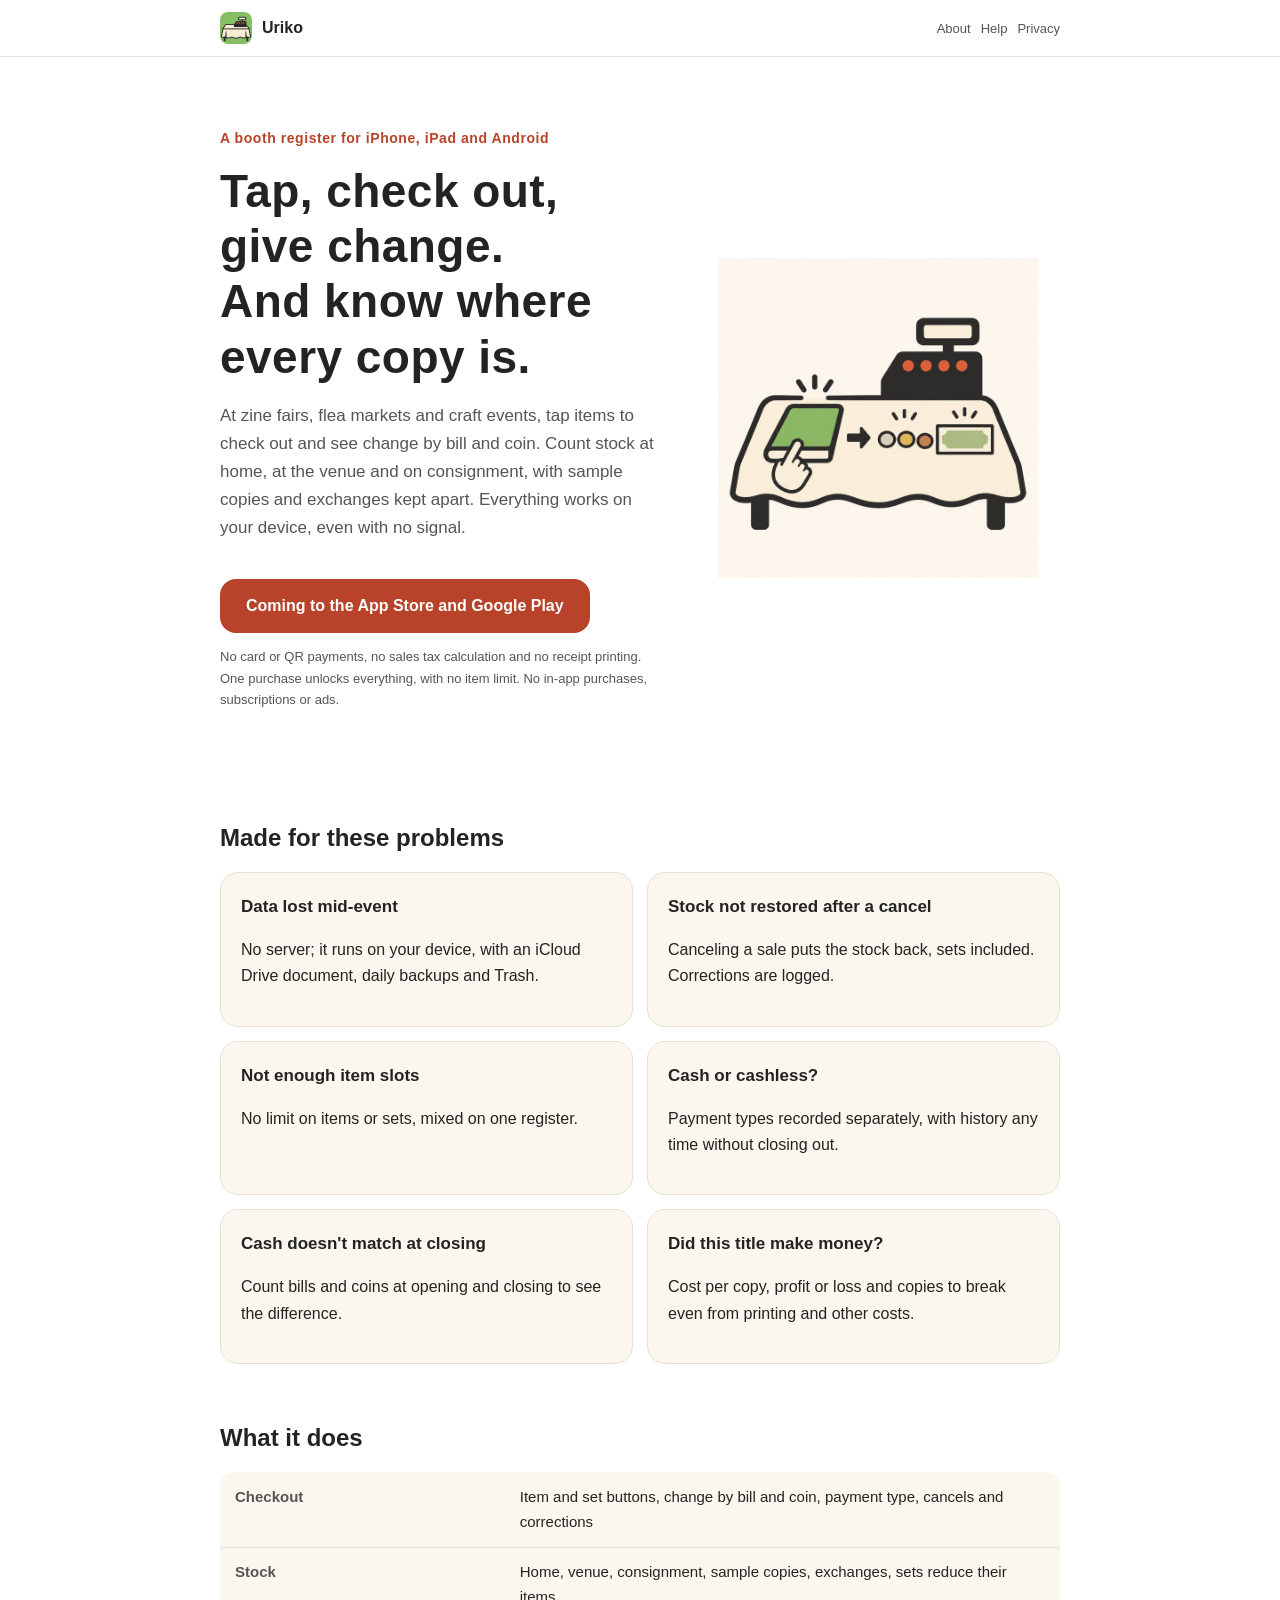
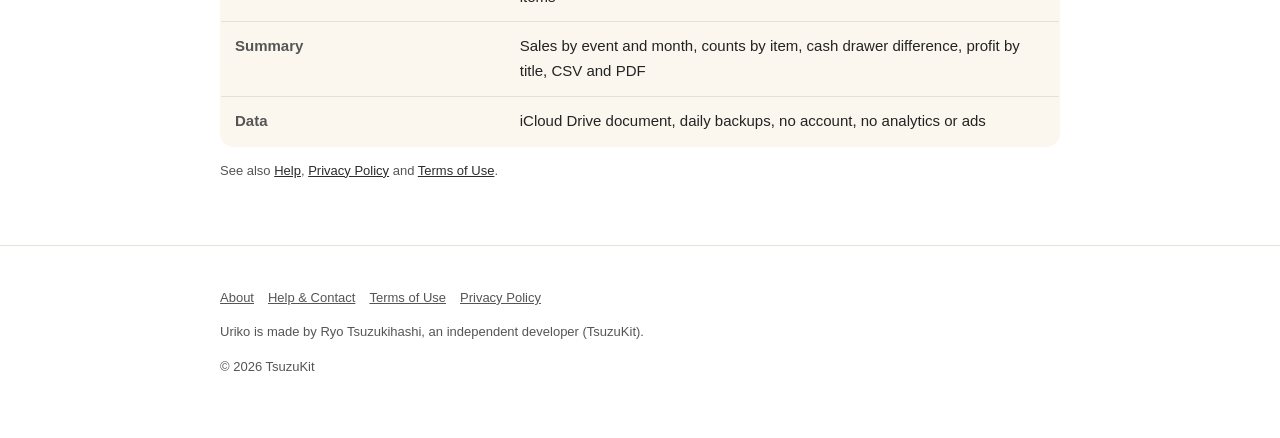
<file: index.html>
<!DOCTYPE html>
<html lang="ja" data-title-ja="うりこ｜即売会のレジと在庫・頒布の収支" data-title-en="Uriko | Booth register &amp; stock">
<head>
<meta charset="UTF-8">
<meta name="viewport" content="width=device-width, initial-scale=1">
<script>(function(){var l=navigator.languages&&navigator.languages.length?navigator.languages:[navigator.language||"ja"],p="en";for(var i=0;i<l.length;i++){var c=String(l[i]).toLowerCase();if(c.indexOf("ja")===0){p="ja";break}if(c.indexOf("en")===0){p="en";break}}var d=document.documentElement;d.lang=p;var t=d.getAttribute("data-title-"+p);if(t){document.title=t}})();</script>
<title>うりこ｜即売会のレジと在庫・頒布の収支</title>
<meta name="description" content="同人誌の即売会・フリマ・ハンドメイドのイベントのスペースで使うレジ。お釣りの金種と、自宅・会場・委託先の在庫まで。電波が無くても動く。買い切り・広告なし。 / A booth register for zine fairs, flea markets and craft events. Change by bill and coin, and stock at home, at the venue and on consignment. Works with no signal. One purchase, no ads.">
<meta property="og:title" content="うりこ｜即売会のレジと在庫・頒布の収支">
<meta property="og:description" content="同人誌の即売会・フリマ・ハンドメイドのイベントのスペースで使うレジ。お釣りの金種と、自宅・会場・委託先の在庫まで。電波が無くても動く。買い切り・広告なし。">
<meta property="og:type" content="website">
<meta property="og:url" content="https://uriko.tsuzukit.com/">
<meta property="og:image" content="https://uriko.tsuzukit.com/assets/og.jpg">
<link rel="icon" href="assets/icon.png">
<link rel="apple-touch-icon" href="assets/icon.png">
<link rel="stylesheet" href="style.css">
</head>
<body>
<div data-l="ja" lang="ja">
<header class="site"><div class="wrap">
<a class="brand" href="./"><img src="assets/icon.png" alt="" width="32" height="32">うりこ</a>
<nav class="site"><a href="./">紹介</a><a href="support.html">使い方</a><a href="privacy.html">プライバシー</a></nav>
</div></header>
<main class="wrap">
<section class="hero">
<div>
<p class="eyebrow">iPhone・iPad・Android のスペースのレジ</p>
<h1>押して、お釣りまで。<br>在庫がどこに何部あるかも。</h1>
<p class="lead">同人誌の即売会・フリマ・ハンドメイドのイベントで、頒布物を押して会計し、お釣りの金種を出します。在庫は自宅・会場・委託先のどこに何部あるかを数え、見本誌と交換も分けます。電波の無い会場でも、端末の中で全部動きます。</p>
<a class="cta" href="#store" id="store">App Store・Google Play で配信予定</a>
<p class="note">クレジットや QR の決済、消費税の計算、領収書・レシートの印刷はしません。買い切りで全部の機能が使え、品数の制限もありません。アプリ内課金・サブスクリプション・広告はありません。</p>
</div>
<img src="assets/hero.jpg" alt="スペースの机の上でレジを使うイラスト" width="360">
</section>

<h2>こんな困りごとのために</h2>
<div class="grid two">
<div class="card"><h3>イベントの途中でデータが消えた</h3><p>サーバーを使わず、端末の中で動きます。iCloud Drive の書類と毎日の控え・ゴミ箱も。</p></div>
<div class="card"><h3>取り消しても在庫が戻らない</h3><p>会計を取り消すと、在庫が元に戻ります（セットも中の品に）。直した記録も残ります。</p></div>
<div class="card"><h3>商品の枠が足りない</h3><p>頒布物とセットの数に制限はありません。同じレジに混ぜて並べられます。</p></div>
<div class="card"><h3>現金かキャッシュレスか</h3><p>支払いの種類を分けて記録。締めなくても、いつでも履歴を見られます。</p></div>
<div class="card"><h3>閉店のとき現金が合わない</h3><p>開店と閉店の金種を数えて、あるはずの現金との差を出します。</p></div>
<div class="card"><h3>この本は黒字だった？</h3><p>印刷費と経費から、1冊あたりの原価・黒字か赤字か・何冊で取り戻せるか。</p></div>
</div>

<h2>できること</h2>
<table>
<tr><th>会計</th><td>頒布物とセットのボタン・お釣りと金種・支払いの種類・取り消しと直し</td></tr>
<tr><th>在庫</th><td>自宅・会場・委託先・見本誌・交換・セットで中の品が減る</td></tr>
<tr><th>集計</th><td>イベントごと・月ごとの売上・頒布物ごとの数・釣り銭の箱の差・作品の収支・CSV と PDF</td></tr>
<tr><th>データ</th><td>iCloud Drive の書類・毎日の控え・アカウントなし・解析と広告なし</td></tr>
</table>
<p class="note"><a href="support.html">使い方</a>・<a href="privacy.html">プライバシーポリシー</a>・<a href="terms.html">利用規約</a>もご覧ください。</p>
</main>
<footer class="site"><div class="wrap">
<p><a href="./">紹介</a><a href="support.html">使い方とお問い合わせ</a><a href="terms.html">利用規約</a><a href="privacy.html">プライバシーポリシー</a></p>
<p>うりこは、個人開発者の續橋涼（TsuzuKit）が作っているアプリです。</p>
<p>© 2026 TsuzuKit</p>
</div></footer>
</div>
<div data-l="en" lang="en">
<header class="site"><div class="wrap">
<a class="brand" href="./"><img src="assets/icon.png" alt="" width="32" height="32">Uriko</a>
<nav class="site"><a href="./">About</a><a href="support.html">Help</a><a href="privacy.html">Privacy</a></nav>
</div></header>
<main class="wrap">
<section class="hero">
<div>
<p class="eyebrow">A booth register for iPhone, iPad and Android</p>
<h1>Tap, check out, give change.<br>And know where every copy is.</h1>
<p class="lead">At zine fairs, flea markets and craft events, tap items to check out and see change by bill and coin. Count stock at home, at the venue and on consignment, with sample copies and exchanges kept apart. Everything works on your device, even with no signal.</p>
<a class="cta" href="#store" id="store">Coming to the App Store and Google Play</a>
<p class="note">No card or QR payments, no sales tax calculation and no receipt printing. One purchase unlocks everything, with no item limit. No in-app purchases, subscriptions or ads.</p>
</div>
<img src="assets/hero.jpg" alt="Illustration of using the register on a booth table" width="360">
</section>

<h2>Made for these problems</h2>
<div class="grid two">
<div class="card"><h3>Data lost mid-event</h3><p>No server; it runs on your device, with an iCloud Drive document, daily backups and Trash.</p></div>
<div class="card"><h3>Stock not restored after a cancel</h3><p>Canceling a sale puts the stock back, sets included. Corrections are logged.</p></div>
<div class="card"><h3>Not enough item slots</h3><p>No limit on items or sets, mixed on one register.</p></div>
<div class="card"><h3>Cash or cashless?</h3><p>Payment types recorded separately, with history any time without closing out.</p></div>
<div class="card"><h3>Cash doesn't match at closing</h3><p>Count bills and coins at opening and closing to see the difference.</p></div>
<div class="card"><h3>Did this title make money?</h3><p>Cost per copy, profit or loss and copies to break even from printing and other costs.</p></div>
</div>

<h2>What it does</h2>
<table>
<tr><th>Checkout</th><td>Item and set buttons, change by bill and coin, payment type, cancels and corrections</td></tr>
<tr><th>Stock</th><td>Home, venue, consignment, sample copies, exchanges, sets reduce their items</td></tr>
<tr><th>Summary</th><td>Sales by event and month, counts by item, cash drawer difference, profit by title, CSV and PDF</td></tr>
<tr><th>Data</th><td>iCloud Drive document, daily backups, no account, no analytics or ads</td></tr>
</table>
<p class="note">See also <a href="support.html">Help</a>, <a href="privacy.html">Privacy Policy</a> and <a href="terms.html">Terms of Use</a>.</p>
</main>
<footer class="site"><div class="wrap">
<p><a href="./">About</a><a href="support.html">Help & Contact</a><a href="terms.html">Terms of Use</a><a href="privacy.html">Privacy Policy</a></p>
<p>Uriko is made by Ryo Tsuzukihashi, an independent developer (TsuzuKit).</p>
<p>© 2026 TsuzuKit</p>
</div></footer>
</div>
</body>
</html>
</file>
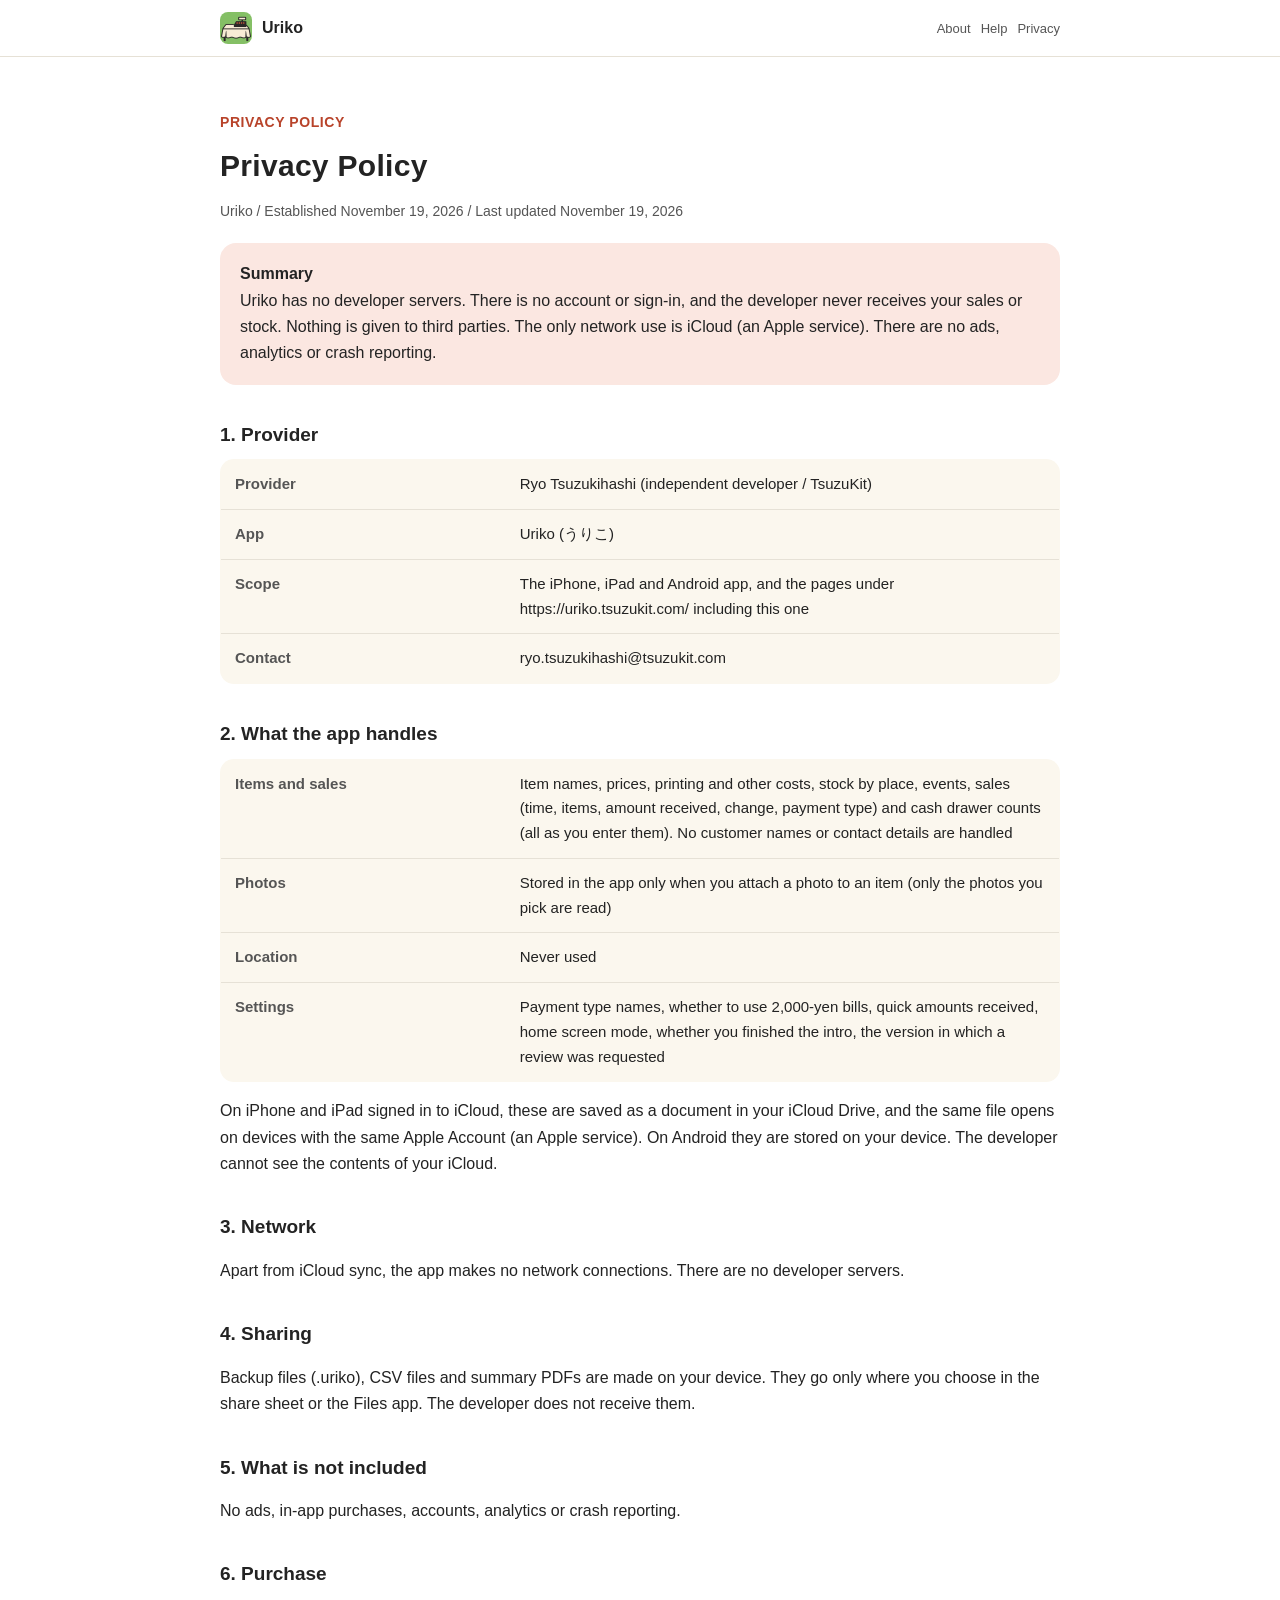
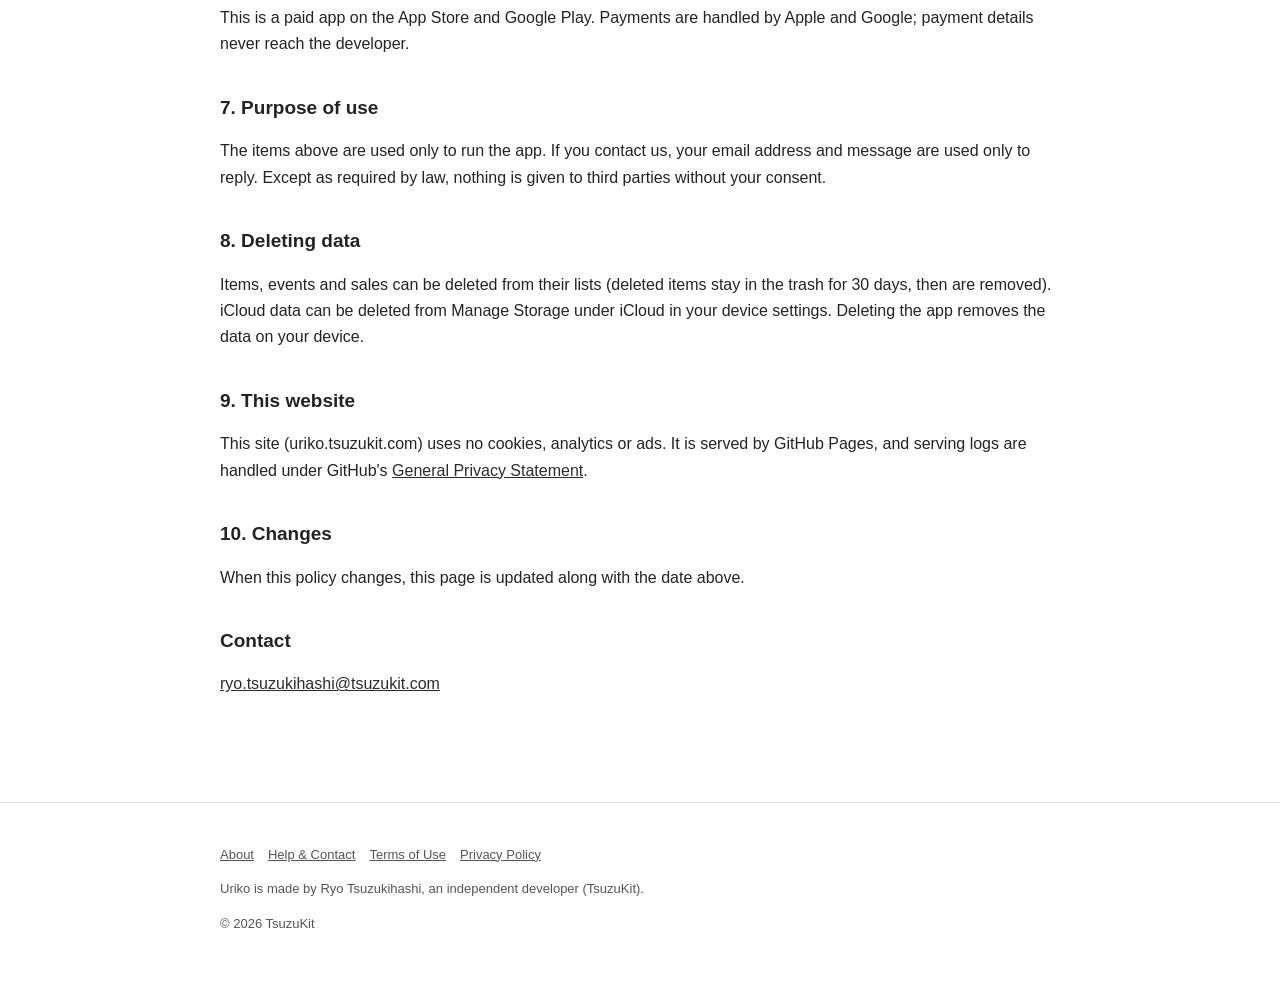
<file: privacy.html>
<!DOCTYPE html>
<html lang="ja" data-title-ja="プライバシーポリシー - うりこ" data-title-en="Privacy Policy - Uriko">
<head>
<meta charset="UTF-8">
<meta name="viewport" content="width=device-width, initial-scale=1">
<script>(function(){var l=navigator.languages&&navigator.languages.length?navigator.languages:[navigator.language||"ja"],p="en";for(var i=0;i<l.length;i++){var c=String(l[i]).toLowerCase();if(c.indexOf("ja")===0){p="ja";break}if(c.indexOf("en")===0){p="en";break}}var d=document.documentElement;d.lang=p;var t=d.getAttribute("data-title-"+p);if(t){document.title=t}})();</script>
<title>プライバシーポリシー - うりこ</title>
<meta name="description" content="うりこのプライバシーポリシー。開発者は個人情報を集めません。売上と在庫は端末の外に送りません。 / Privacy Policy for Uriko. The developer collects no personal information. Your sales and stock never leave your device.">
<meta property="og:title" content="プライバシーポリシー - うりこ">
<meta property="og:description" content="うりこのプライバシーポリシー。開発者は個人情報を集めません。売上と在庫は端末の外に送りません。">
<meta property="og:type" content="website">
<meta property="og:url" content="https://uriko.tsuzukit.com/privacy.html">
<meta property="og:image" content="https://uriko.tsuzukit.com/assets/og.jpg">
<link rel="icon" href="assets/icon.png">
<link rel="apple-touch-icon" href="assets/icon.png">
<link rel="stylesheet" href="style.css">
</head>
<body>
<div data-l="ja" lang="ja">
<header class="site"><div class="wrap">
<a class="brand" href="./"><img src="assets/icon.png" alt="" width="32" height="32">うりこ</a>
<nav class="site"><a href="./">紹介</a><a href="support.html">使い方</a><a href="privacy.html">プライバシー</a></nav>
</div></header>
<main class="wrap">
<article class="doc">
<p class="eyebrow">PRIVACY POLICY</p>
<h1>プライバシーポリシー</h1>
<p class="meta">うりこ／制定日 2026年11月19日／改定日 2026年11月19日</p>
<div class="summary"><strong>このポリシーの要旨</strong><br>うりこは、開発者のサーバーを持たないアプリです。アカウント登録やログインはなく、開発者があなたの売上や在庫を受け取ることはありません。第三者に渡すこともありません。通信は iCloud（Apple のサービス）だけです。広告、分析ツール、クラッシュを報告する仕組みは入れていません。</div>
<h2>1. 提供者</h2>
<table>
<tr><th>提供者</th><td>續橋涼（個人開発者 / TsuzuKit）</td></tr>
<tr><th>アプリ名</th><td>うりこ（英語名 Uriko）</td></tr>
<tr><th>対象</th><td>iPhone・iPad・Android 向けアプリと、このページを含む https://uriko.tsuzukit.com/ 配下のページ</td></tr>
<tr><th>連絡先</th><td>ryo.tsuzukihashi@tsuzukit.com</td></tr>
</table>
<h2>2. アプリが扱うもの</h2>
<table>
<tr><th>頒布物と会計</th><td>頒布物の名前・値段・印刷費と経費・在庫の数と場所・イベント・会計（時刻・品・預かり・お釣り・支払いの種類）・釣り銭の金種（どれもあなたが入れたもの）。お客さんの名前や連絡先は扱いません</td></tr>
<tr><th>写真</th><td>頒布物に写真を付けたときだけ、その写真をアプリの中に保存します（写真のライブラリは選んだ写真だけを読みます）</td></tr>
<tr><th>位置</th><td>使いません</td></tr>
<tr><th>アプリの設定</th><td>支払いの種類の名前・2000 円札を使うか・よく使う預かりの金額・ホームのモード・案内を終えたかどうか・レビューのお願いを出した版</td></tr>
</table>
<p>これらは、iCloud に入っている iPhone・iPad ではあなたの iCloud Drive の書類として保存し、同じ Apple アカウントの端末で同じものを開きます（Apple のサービス）。Android では端末の中に保存します。開発者は、あなたの iCloud の中身を見ることはできません。</p>
<h2>3. 通信</h2>
<p>iCloud との同期のほかに、通信はしません。開発者のサーバーはありません。</p>
<h2>4. 書き出し</h2>
<p>控えのファイル（.uriko）・CSV・集計の PDF は端末の中で作ります。送り先は、あなたが共有の画面やファイル App で選んだ場所です。開発者には届きません。</p>
<h2>5. 入れていないもの</h2>
<p>広告・アプリ内課金・アカウント登録・分析ツール・クラッシュの報告は入れていません。</p>
<h2>6. 購入</h2>
<p>本アプリは App Store と Google Play の有料アプリです。お支払いは Apple・Google が処理し、支払いの情報は開発者には届きません。</p>
<h2>7. 情報を使う目的</h2>
<p>上のものは、アプリを動かすためだけに使います。お問い合わせをいただいたときは、メールアドレスと内容をお返事のためだけに使います。法令にもとづく場合を除き、本人の同意なく第三者に渡すことはありません。</p>
<h2>8. 消したいとき</h2>
<p>頒布物・イベント・会計は、それぞれの一覧から消せます（消したものはゴミ箱に30日残り、そのあと消えます）。iCloud の記録は、端末の設定の iCloud の「ストレージを管理」から消せます。アプリを消すと、端末の中のデータは消えます。</p>
<h2>9. このウェブサイトについて</h2>
<p>このサイト（uriko.tsuzukit.com）は、Cookie も、アクセスを計測する仕組みも、広告も使っていません。サイトは GitHub Pages で配信しており、配信の記録は GitHub の <a href="https://docs.github.com/ja/site-policy/privacy-policies/github-general-privacy-statement">プライバシーについての声明</a> に沿って扱われます。</p>
<h2>10. 改定</h2>
<p>このポリシーを変えるときは、このページを書きかえ、上の改定日を新しくします。</p>
<h2>お問い合わせ</h2>
<p><a href="mailto:ryo.tsuzukihashi@tsuzukit.com">ryo.tsuzukihashi@tsuzukit.com</a></p>
</article>
</main>
<footer class="site"><div class="wrap">
<p><a href="./">紹介</a><a href="support.html">使い方とお問い合わせ</a><a href="terms.html">利用規約</a><a href="privacy.html">プライバシーポリシー</a></p>
<p>うりこは、個人開発者の續橋涼（TsuzuKit）が作っているアプリです。</p>
<p>© 2026 TsuzuKit</p>
</div></footer>
</div>
<div data-l="en" lang="en">
<header class="site"><div class="wrap">
<a class="brand" href="./"><img src="assets/icon.png" alt="" width="32" height="32">Uriko</a>
<nav class="site"><a href="./">About</a><a href="support.html">Help</a><a href="privacy.html">Privacy</a></nav>
</div></header>
<main class="wrap">
<article class="doc">
<p class="eyebrow">PRIVACY POLICY</p>
<h1>Privacy Policy</h1>
<p class="meta">Uriko / Established November 19, 2026 / Last updated November 19, 2026</p>
<div class="summary"><strong>Summary</strong><br>Uriko has no developer servers. There is no account or sign-in, and the developer never receives your sales or stock. Nothing is given to third parties. The only network use is iCloud (an Apple service). There are no ads, analytics or crash reporting.</div>
<h2>1. Provider</h2>
<table>
<tr><th>Provider</th><td>Ryo Tsuzukihashi (independent developer / TsuzuKit)</td></tr>
<tr><th>App</th><td>Uriko (うりこ)</td></tr>
<tr><th>Scope</th><td>The iPhone, iPad and Android app, and the pages under https://uriko.tsuzukit.com/ including this one</td></tr>
<tr><th>Contact</th><td>ryo.tsuzukihashi@tsuzukit.com</td></tr>
</table>
<h2>2. What the app handles</h2>
<table>
<tr><th>Items and sales</th><td>Item names, prices, printing and other costs, stock by place, events, sales (time, items, amount received, change, payment type) and cash drawer counts (all as you enter them). No customer names or contact details are handled</td></tr>
<tr><th>Photos</th><td>Stored in the app only when you attach a photo to an item (only the photos you pick are read)</td></tr>
<tr><th>Location</th><td>Never used</td></tr>
<tr><th>Settings</th><td>Payment type names, whether to use 2,000-yen bills, quick amounts received, home screen mode, whether you finished the intro, the version in which a review was requested</td></tr>
</table>
<p>On iPhone and iPad signed in to iCloud, these are saved as a document in your iCloud Drive, and the same file opens on devices with the same Apple Account (an Apple service). On Android they are stored on your device. The developer cannot see the contents of your iCloud.</p>
<h2>3. Network</h2>
<p>Apart from iCloud sync, the app makes no network connections. There are no developer servers.</p>
<h2>4. Sharing</h2>
<p>Backup files (.uriko), CSV files and summary PDFs are made on your device. They go only where you choose in the share sheet or the Files app. The developer does not receive them.</p>
<h2>5. What is not included</h2>
<p>No ads, in-app purchases, accounts, analytics or crash reporting.</p>
<h2>6. Purchase</h2>
<p>This is a paid app on the App Store and Google Play. Payments are handled by Apple and Google; payment details never reach the developer.</p>
<h2>7. Purpose of use</h2>
<p>The items above are used only to run the app. If you contact us, your email address and message are used only to reply. Except as required by law, nothing is given to third parties without your consent.</p>
<h2>8. Deleting data</h2>
<p>Items, events and sales can be deleted from their lists (deleted items stay in the trash for 30 days, then are removed). iCloud data can be deleted from Manage Storage under iCloud in your device settings. Deleting the app removes the data on your device.</p>
<h2>9. This website</h2>
<p>This site (uriko.tsuzukit.com) uses no cookies, analytics or ads. It is served by GitHub Pages, and serving logs are handled under GitHub's <a href="https://docs.github.com/en/site-policy/privacy-policies/github-general-privacy-statement">General Privacy Statement</a>.</p>
<h2>10. Changes</h2>
<p>When this policy changes, this page is updated along with the date above.</p>
<h2>Contact</h2>
<p><a href="mailto:ryo.tsuzukihashi@tsuzukit.com">ryo.tsuzukihashi@tsuzukit.com</a></p>
</article>
</main>
<footer class="site"><div class="wrap">
<p><a href="./">About</a><a href="support.html">Help & Contact</a><a href="terms.html">Terms of Use</a><a href="privacy.html">Privacy Policy</a></p>
<p>Uriko is made by Ryo Tsuzukihashi, an independent developer (TsuzuKit).</p>
<p>© 2026 TsuzuKit</p>
</div></footer>
</div>
</body>
</html>
</file>
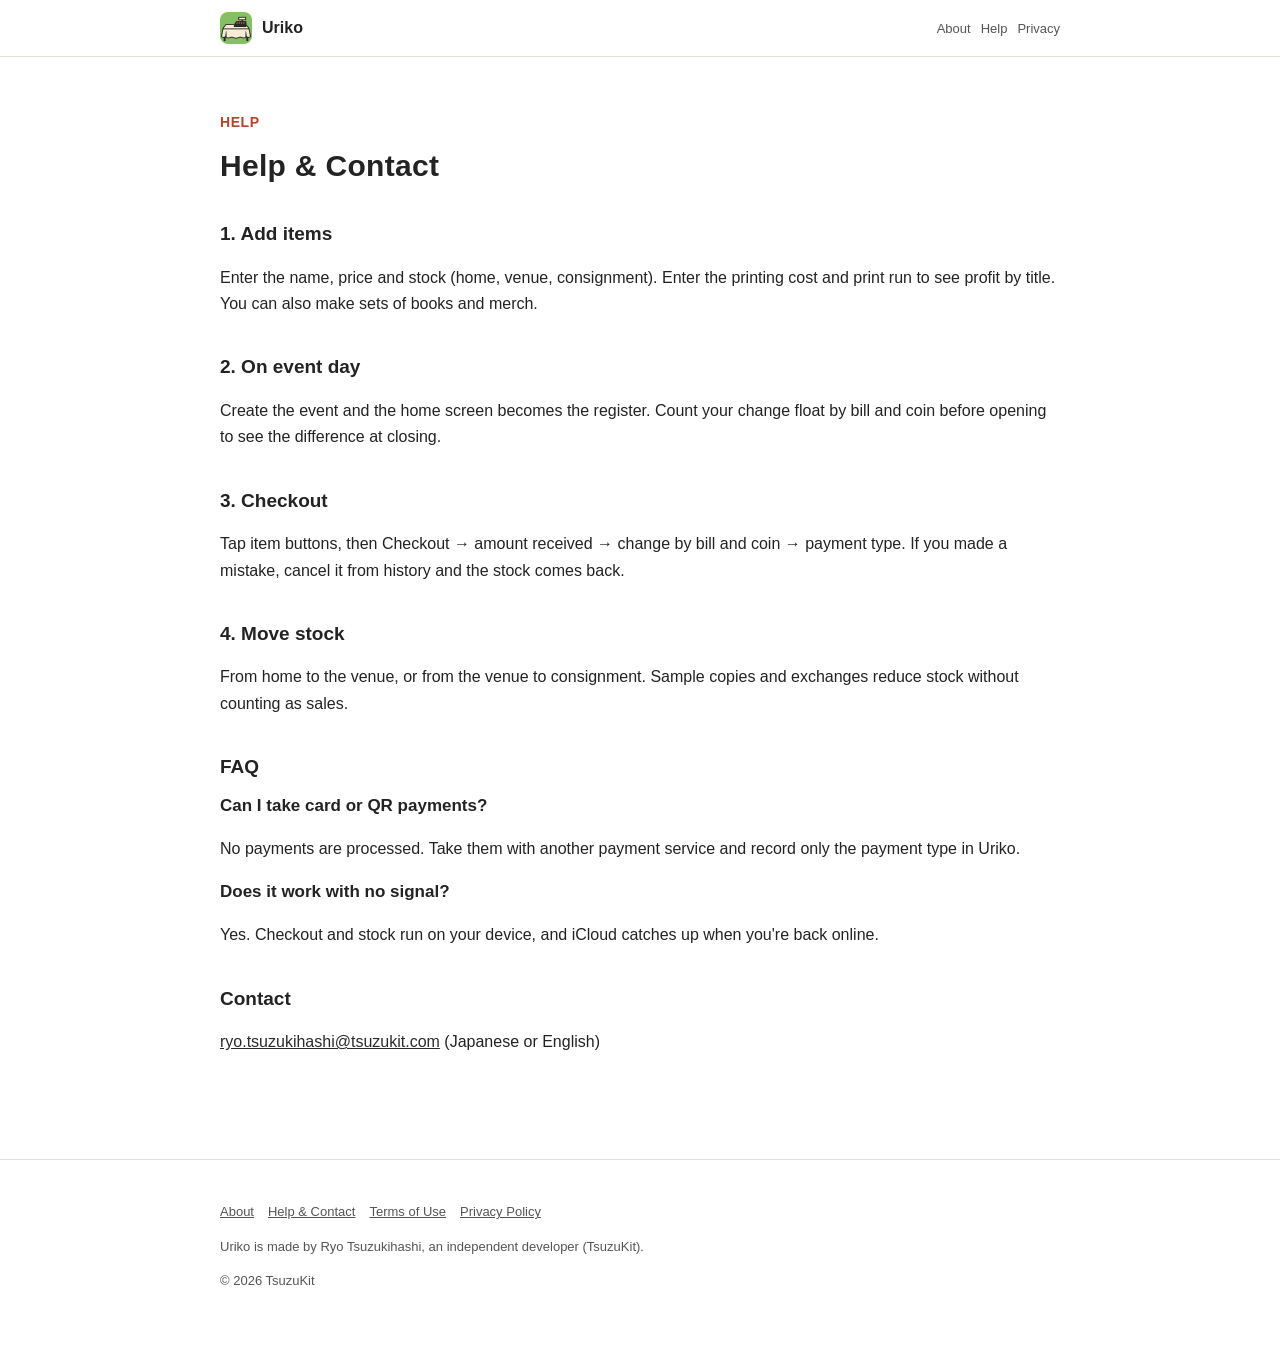
<file: support.html>
<!DOCTYPE html>
<html lang="ja" data-title-ja="使い方とお問い合わせ - うりこ" data-title-en="Help &amp; Contact - Uriko">
<head>
<meta charset="UTF-8">
<meta name="viewport" content="width=device-width, initial-scale=1">
<script>(function(){var l=navigator.languages&&navigator.languages.length?navigator.languages:[navigator.language||"ja"],p="en";for(var i=0;i<l.length;i++){var c=String(l[i]).toLowerCase();if(c.indexOf("ja")===0){p="ja";break}if(c.indexOf("en")===0){p="en";break}}var d=document.documentElement;d.lang=p;var t=d.getAttribute("data-title-"+p);if(t){document.title=t}})();</script>
<title>使い方とお問い合わせ - うりこ</title>
<meta name="description" content="うりこの使い方（頒布物とセット・会計・在庫・釣り銭の箱・作品の収支）とよくあるご質問、お問い合わせ。 / How to use Uriko (items and sets, checkout, stock, cash drawer, profit by title), FAQ and contact.">
<meta property="og:title" content="使い方とお問い合わせ - うりこ">
<meta property="og:description" content="うりこの使い方（頒布物とセット・会計・在庫・釣り銭の箱・作品の収支）とよくあるご質問、お問い合わせ。">
<meta property="og:type" content="website">
<meta property="og:url" content="https://uriko.tsuzukit.com/support.html">
<meta property="og:image" content="https://uriko.tsuzukit.com/assets/og.jpg">
<link rel="icon" href="assets/icon.png">
<link rel="apple-touch-icon" href="assets/icon.png">
<link rel="stylesheet" href="style.css">
</head>
<body>
<div data-l="ja" lang="ja">
<header class="site"><div class="wrap">
<a class="brand" href="./"><img src="assets/icon.png" alt="" width="32" height="32">うりこ</a>
<nav class="site"><a href="./">紹介</a><a href="support.html">使い方</a><a href="privacy.html">プライバシー</a></nav>
</div></header>
<main class="wrap">
<article class="doc">
<p class="eyebrow">HELP</p>
<h1>使い方とお問い合わせ</h1>
<h2>1. 頒布物を入れる</h2>
<p>名前・値段・在庫（自宅・会場・委託先）を入れます。印刷費と刷った数を入れると、作品の収支が出ます。本とグッズを組み合わせたセットも作れます。</p>
<h2>2. イベントの日</h2>
<p>イベントをつくると、その日のホームがレジになります。開店の前に釣り銭の金種を数えて入れておくと、閉店のときに差が出ます。</p>
<h2>3. 会計</h2>
<p>頒布物のボタンを押して、［会計］→ 預かりの金額 → お釣りと金種 → 支払いの種類。間違えたら履歴から取り消すと在庫も戻ります。</p>
<h2>4. 在庫を動かす</h2>
<p>自宅から会場へ、会場から委託先へ。見本誌と交換は、売上にせずに減らします。</p>
<h2>よくあるご質問</h2>
<h3>クレジットや QR で受けられますか</h3>
<p>決済はしません。ほかの決済のサービスで受けて、うりこには支払いの種類だけを記録してください。</p>
<h3>電波が無い会場で使えますか</h3>
<p>使えます。会計と在庫は端末の中で動き、iCloud にはつながったときにそろえます。</p>
<h2>お問い合わせ</h2>
<p><a href="mailto:ryo.tsuzukihashi@tsuzukit.com">ryo.tsuzukihashi@tsuzukit.com</a>（日本語・英語）</p>
</article>
</main>
<footer class="site"><div class="wrap">
<p><a href="./">紹介</a><a href="support.html">使い方とお問い合わせ</a><a href="terms.html">利用規約</a><a href="privacy.html">プライバシーポリシー</a></p>
<p>うりこは、個人開発者の續橋涼（TsuzuKit）が作っているアプリです。</p>
<p>© 2026 TsuzuKit</p>
</div></footer>
</div>
<div data-l="en" lang="en">
<header class="site"><div class="wrap">
<a class="brand" href="./"><img src="assets/icon.png" alt="" width="32" height="32">Uriko</a>
<nav class="site"><a href="./">About</a><a href="support.html">Help</a><a href="privacy.html">Privacy</a></nav>
</div></header>
<main class="wrap">
<article class="doc">
<p class="eyebrow">HELP</p>
<h1>Help &amp; Contact</h1>
<h2>1. Add items</h2>
<p>Enter the name, price and stock (home, venue, consignment). Enter the printing cost and print run to see profit by title. You can also make sets of books and merch.</p>
<h2>2. On event day</h2>
<p>Create the event and the home screen becomes the register. Count your change float by bill and coin before opening to see the difference at closing.</p>
<h2>3. Checkout</h2>
<p>Tap item buttons, then Checkout → amount received → change by bill and coin → payment type. If you made a mistake, cancel it from history and the stock comes back.</p>
<h2>4. Move stock</h2>
<p>From home to the venue, or from the venue to consignment. Sample copies and exchanges reduce stock without counting as sales.</p>
<h2>FAQ</h2>
<h3>Can I take card or QR payments?</h3>
<p>No payments are processed. Take them with another payment service and record only the payment type in Uriko.</p>
<h3>Does it work with no signal?</h3>
<p>Yes. Checkout and stock run on your device, and iCloud catches up when you're back online.</p>
<h2>Contact</h2>
<p><a href="mailto:ryo.tsuzukihashi@tsuzukit.com">ryo.tsuzukihashi@tsuzukit.com</a> (Japanese or English)</p>
</article>
</main>
<footer class="site"><div class="wrap">
<p><a href="./">About</a><a href="support.html">Help & Contact</a><a href="terms.html">Terms of Use</a><a href="privacy.html">Privacy Policy</a></p>
<p>Uriko is made by Ryo Tsuzukihashi, an independent developer (TsuzuKit).</p>
<p>© 2026 TsuzuKit</p>
</div></footer>
</div>
</body>
</html>
</file>
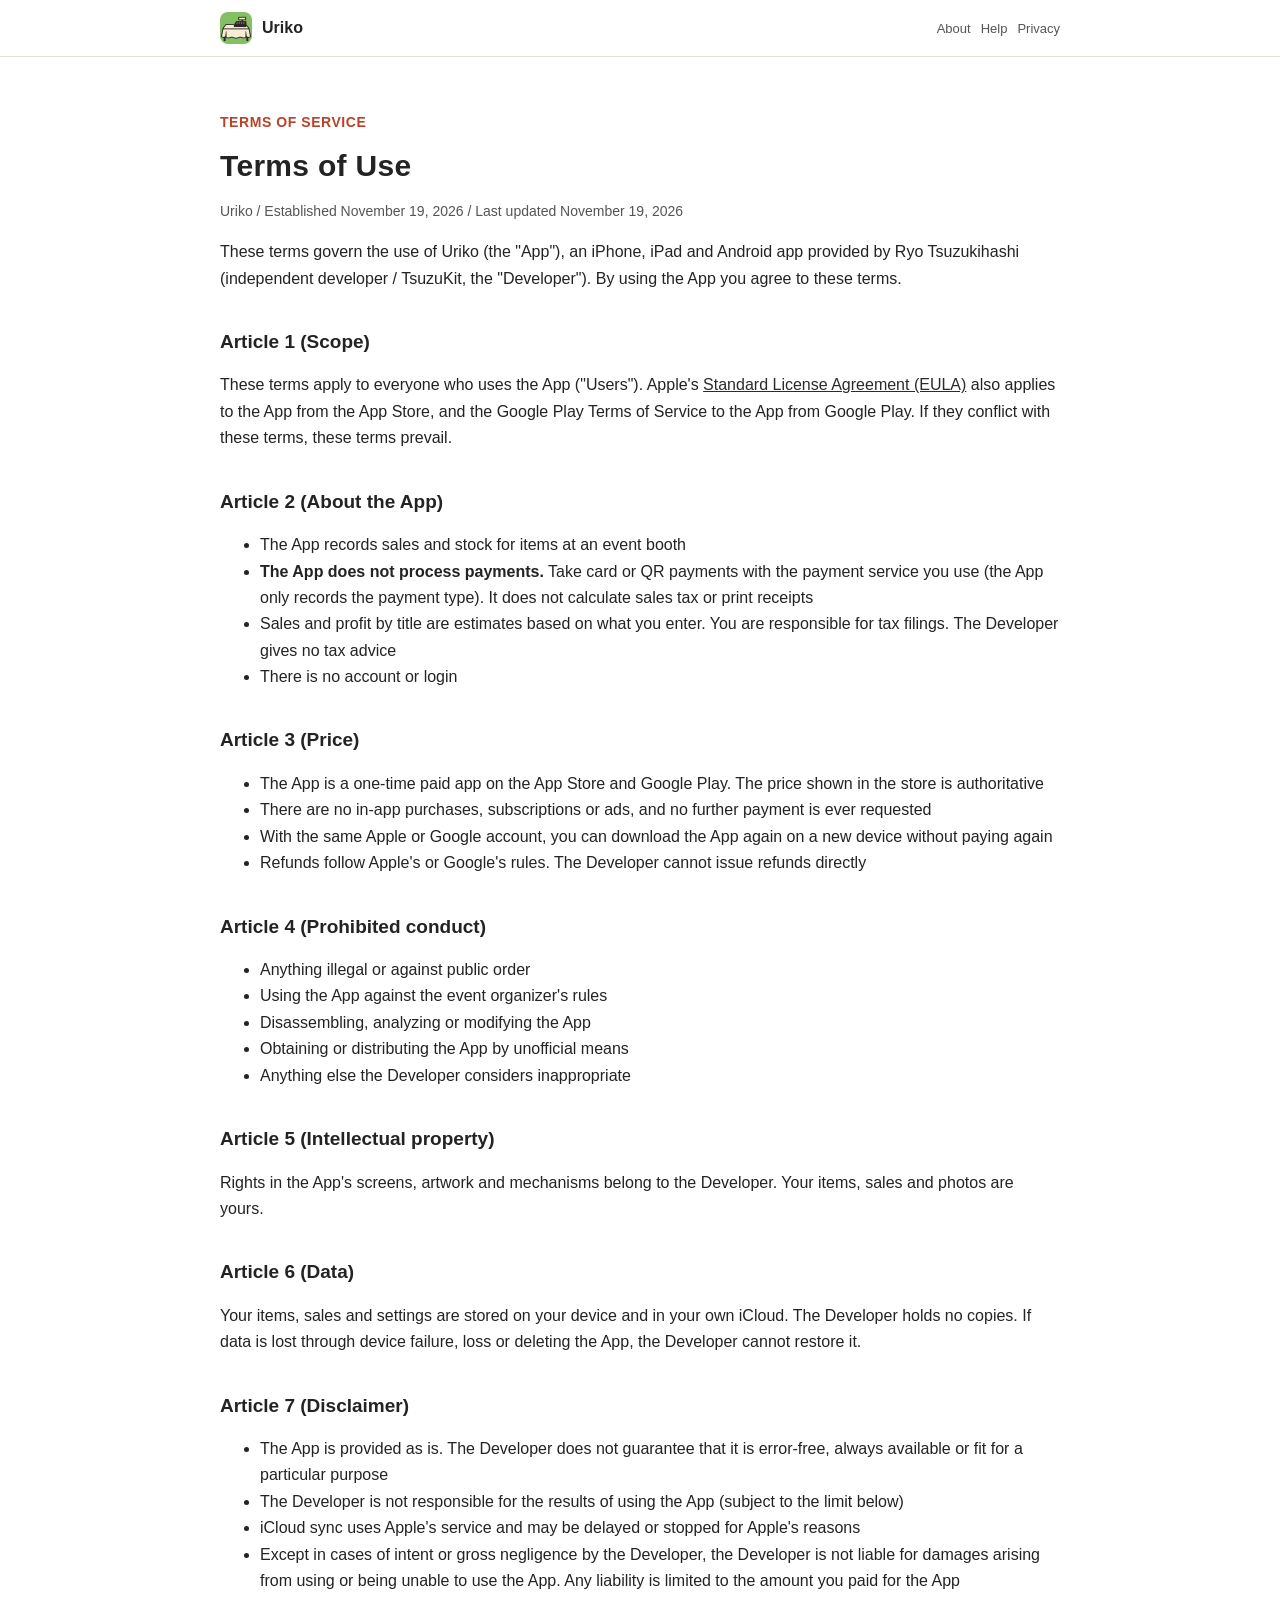
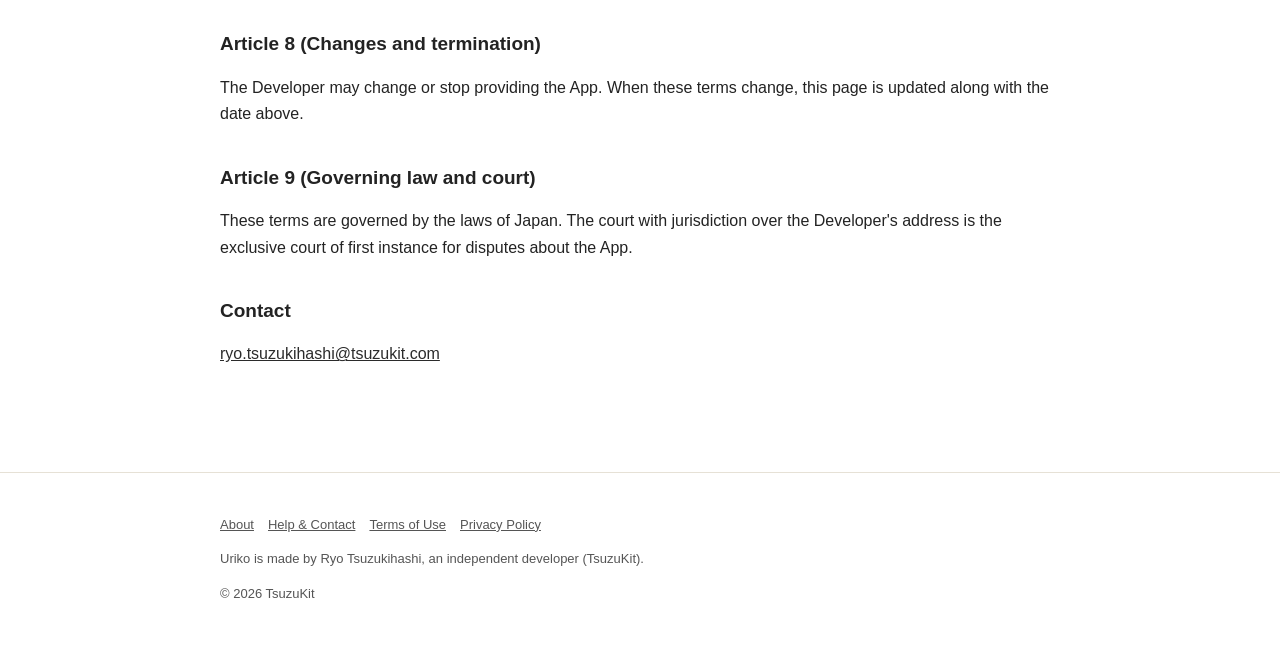
<file: terms.html>
<!DOCTYPE html>
<html lang="ja" data-title-ja="利用規約 - うりこ" data-title-en="Terms of Use - Uriko">
<head>
<meta charset="UTF-8">
<meta name="viewport" content="width=device-width, initial-scale=1">
<script>(function(){var l=navigator.languages&&navigator.languages.length?navigator.languages:[navigator.language||"ja"],p="en";for(var i=0;i<l.length;i++){var c=String(l[i]).toLowerCase();if(c.indexOf("ja")===0){p="ja";break}if(c.indexOf("en")===0){p="en";break}}var d=document.documentElement;d.lang=p;var t=d.getAttribute("data-title-"+p);if(t){document.title=t}})();</script>
<title>利用規約 - うりこ</title>
<meta name="description" content="うりこの利用規約。 / Terms of Use for Uriko.">
<meta property="og:title" content="利用規約 - うりこ">
<meta property="og:description" content="うりこの利用規約。">
<meta property="og:type" content="website">
<meta property="og:url" content="https://uriko.tsuzukit.com/terms.html">
<meta property="og:image" content="https://uriko.tsuzukit.com/assets/og.jpg">
<link rel="icon" href="assets/icon.png">
<link rel="apple-touch-icon" href="assets/icon.png">
<link rel="stylesheet" href="style.css">
</head>
<body>
<div data-l="ja" lang="ja">
<header class="site"><div class="wrap">
<a class="brand" href="./"><img src="assets/icon.png" alt="" width="32" height="32">うりこ</a>
<nav class="site"><a href="./">紹介</a><a href="support.html">使い方</a><a href="privacy.html">プライバシー</a></nav>
</div></header>
<main class="wrap">
<article class="doc">
<p class="eyebrow">TERMS OF SERVICE</p>
<h1>利用規約</h1>
<p class="meta">うりこ／制定日 2026年11月19日／改定日 2026年11月19日</p>
<p>この規約は、續橋涼（個人開発者 / TsuzuKit。以下「開発者」）が提供する iPhone・iPad・Android アプリ「うりこ」（以下「本アプリ」）を使うときの決まりです。本アプリを使った時点で、この規約に同意したものとします。</p>
<h2>第1条（適用）</h2>
<p>この規約は、本アプリを使うすべての方（以下「利用者」）に適用されます。App Store から入れた本アプリには、Apple が定める<a href="https://www.apple.com/legal/internet-services/itunes/dev/stdeula/">標準のライセンス契約（EULA）</a>も、Google Play から入れた本アプリには Google Play の利用規約も、あわせて適用されます。この規約とそれらが食い違うときは、この規約を優先します。</p>
<h2>第2条（本アプリについて）</h2>
<ul>
<li>本アプリは、イベントのスペースで頒布物の会計と在庫を記録するための道具です</li>
<li><strong>本アプリは決済をしません。</strong>クレジットや QR の支払いは、利用者が使っている決済のサービスで受けてください（本アプリは支払いの種類を記録するだけです）。消費税の計算と、領収書・レシートの印刷はしません</li>
<li>売上と作品の収支は、利用者が入れた値にもとづく目安です。税の申告は、利用者の責任で行ってください。開発者は税の助言をしません</li>
<li>アカウント登録やログインはありません</li>
</ul>
<h2>第3条（料金）</h2>
<ul>
<li>本アプリは、App Store・Google Play で購入する買い切りの有料アプリです。価格はストアに表示されるものが正です</li>
<li>アプリ内課金、サブスクリプション、広告はありません。購入したあとに追加の支払いを求めることはありません</li>
<li>同じ Apple アカウント・Google アカウントであれば、機種変更やアプリの入れ直しのときに、もう一度お支払いいただかずにダウンロードできます</li>
<li>返金は Apple・Google の規定に従います。開発者が直接返金することはできません</li>
</ul>
<h2>第4条（禁止事項）</h2>
<p>本アプリを使うとき、次のことをしてはいけません。</p>
<ul>
<li>法令や公序良俗に反すること</li>
<li>イベントの主催者の決まりに反して使うこと</li>
<li>本アプリを分解・解析・改変すること</li>
<li>本アプリを正規の方法以外で入手したり、配ったりすること</li>
<li>そのほか、開発者が不適切と判断すること</li>
</ul>
<h2>第5条（知的財産）</h2>
<p>本アプリの画面・絵・仕組みについての権利は、開発者にあります。利用者が入れた頒布物・売上・写真は、利用者のものです。</p>
<h2>第6条（データ）</h2>
<p>頒布物・会計・設定は、利用者の端末と、利用者の iCloud に保存されます。開発者はその記録を持っていません。端末の故障や紛失、アプリの削除などで消えても、開発者は元に戻すことができません。</p>
<h2>第7条（免責事項）</h2>
<ul>
<li>本アプリは、そのままの状態で提供します。開発者は、本アプリに誤りがないこと、いつでも使えること、特定の目的に合うことを保証しません</li>
<li>本アプリを使った結果について、開発者は責任を負いません（下の項の上限のとおり）</li>
<li>iCloud の同期は Apple のサービスを使うため、Apple の都合で遅れたり止まったりすることがあります</li>
<li>本アプリを使ったこと、または使えなかったことで利用者や周りの人に損害が生じても、開発者に故意または重大な過失がある場合を除き、開発者は責任を負いません。責任を負う場合も、利用者が本アプリに支払った金額を上限とします</li>
</ul>
<h2>第8条（変更と終了）</h2>
<p>開発者は、本アプリの内容を変えること、提供を終えることがあります。この規約を変えるときは、このページを書きかえ、上の改定日を新しくします。</p>
<h2>第9条（準拠法と裁判所）</h2>
<p>この規約は日本法に従います。本アプリについての争いは、開発者の住所地を管轄する裁判所を、第一審の専属的な合意管轄裁判所とします。</p>
<h2>お問い合わせ</h2>
<p><a href="mailto:ryo.tsuzukihashi@tsuzukit.com">ryo.tsuzukihashi@tsuzukit.com</a></p>
</article>
</main>
<footer class="site"><div class="wrap">
<p><a href="./">紹介</a><a href="support.html">使い方とお問い合わせ</a><a href="terms.html">利用規約</a><a href="privacy.html">プライバシーポリシー</a></p>
<p>うりこは、個人開発者の續橋涼（TsuzuKit）が作っているアプリです。</p>
<p>© 2026 TsuzuKit</p>
</div></footer>
</div>
<div data-l="en" lang="en">
<header class="site"><div class="wrap">
<a class="brand" href="./"><img src="assets/icon.png" alt="" width="32" height="32">Uriko</a>
<nav class="site"><a href="./">About</a><a href="support.html">Help</a><a href="privacy.html">Privacy</a></nav>
</div></header>
<main class="wrap">
<article class="doc">
<p class="eyebrow">TERMS OF SERVICE</p>
<h1>Terms of Use</h1>
<p class="meta">Uriko / Established November 19, 2026 / Last updated November 19, 2026</p>
<p>These terms govern the use of Uriko (the "App"), an iPhone, iPad and Android app provided by Ryo Tsuzukihashi (independent developer / TsuzuKit, the "Developer"). By using the App you agree to these terms.</p>
<h2>Article 1 (Scope)</h2>
<p>These terms apply to everyone who uses the App ("Users"). Apple's <a href="https://www.apple.com/legal/internet-services/itunes/dev/stdeula/">Standard License Agreement (EULA)</a> also applies to the App from the App Store, and the Google Play Terms of Service to the App from Google Play. If they conflict with these terms, these terms prevail.</p>
<h2>Article 2 (About the App)</h2>
<ul>
<li>The App records sales and stock for items at an event booth</li>
<li><strong>The App does not process payments.</strong> Take card or QR payments with the payment service you use (the App only records the payment type). It does not calculate sales tax or print receipts</li>
<li>Sales and profit by title are estimates based on what you enter. You are responsible for tax filings. The Developer gives no tax advice</li>
<li>There is no account or login</li>
</ul>
<h2>Article 3 (Price)</h2>
<ul>
<li>The App is a one-time paid app on the App Store and Google Play. The price shown in the store is authoritative</li>
<li>There are no in-app purchases, subscriptions or ads, and no further payment is ever requested</li>
<li>With the same Apple or Google account, you can download the App again on a new device without paying again</li>
<li>Refunds follow Apple's or Google's rules. The Developer cannot issue refunds directly</li>
</ul>
<h2>Article 4 (Prohibited conduct)</h2>
<ul>
<li>Anything illegal or against public order</li>
<li>Using the App against the event organizer's rules</li>
<li>Disassembling, analyzing or modifying the App</li>
<li>Obtaining or distributing the App by unofficial means</li>
<li>Anything else the Developer considers inappropriate</li>
</ul>
<h2>Article 5 (Intellectual property)</h2>
<p>Rights in the App's screens, artwork and mechanisms belong to the Developer. Your items, sales and photos are yours.</p>
<h2>Article 6 (Data)</h2>
<p>Your items, sales and settings are stored on your device and in your own iCloud. The Developer holds no copies. If data is lost through device failure, loss or deleting the App, the Developer cannot restore it.</p>
<h2>Article 7 (Disclaimer)</h2>
<ul>
<li>The App is provided as is. The Developer does not guarantee that it is error-free, always available or fit for a particular purpose</li>
<li>The Developer is not responsible for the results of using the App (subject to the limit below)</li>
<li>iCloud sync uses Apple's service and may be delayed or stopped for Apple's reasons</li>
<li>Except in cases of intent or gross negligence by the Developer, the Developer is not liable for damages arising from using or being unable to use the App. Any liability is limited to the amount you paid for the App</li>
</ul>
<h2>Article 8 (Changes and termination)</h2>
<p>The Developer may change or stop providing the App. When these terms change, this page is updated along with the date above.</p>
<h2>Article 9 (Governing law and court)</h2>
<p>These terms are governed by the laws of Japan. The court with jurisdiction over the Developer's address is the exclusive court of first instance for disputes about the App.</p>
<h2>Contact</h2>
<p><a href="mailto:ryo.tsuzukihashi@tsuzukit.com">ryo.tsuzukihashi@tsuzukit.com</a></p>
</article>
</main>
<footer class="site"><div class="wrap">
<p><a href="./">About</a><a href="support.html">Help & Contact</a><a href="terms.html">Terms of Use</a><a href="privacy.html">Privacy Policy</a></p>
<p>Uriko is made by Ryo Tsuzukihashi, an independent developer (TsuzuKit).</p>
<p>© 2026 TsuzuKit</p>
</div></footer>
</div>
</body>
</html>
</file>
<file: style.css>
/* うりこ — 白い地・墨の文字・朱の差し色（白の上で 4.5:1 以上） */
:root {
  --paper: #ffffff; --card: #fbf7ee; --ink: #232323; --sub: #555555; --line: #e6e1d6;
  --vermilion: #b8432a; --vermilion-soft: #fbe7e1; --navy: #2b2b2b; --correct: #3f7a33;
}
@media (prefers-color-scheme: dark) {
  :root { --paper: #121418; --card: #1b1e24; --ink: #eef0f4; --sub: #b4b9c4; --line: #2a2f38;
    --vermilion: #ffd45c; --vermilion-soft: #2a2618; --navy: #ffd45c; --correct: #9fd08c; }
}
* { box-sizing: border-box; }
html { -webkit-text-size-adjust: 100%; }
body { margin: 0; background: var(--paper); color: var(--ink); line-height: 1.8;
  font-family: -apple-system, BlinkMacSystemFont, "Hiragino Sans", "Hiragino Kaku Gothic ProN", "Noto Sans JP", sans-serif; }
a { color: var(--navy); }
.wrap { max-width: 880px; margin: 0 auto; padding: 0 20px; }
header.site { border-bottom: 1px solid var(--line); background: var(--paper); position: sticky; top: 0; z-index: 5; }
header.site .wrap { display: flex; align-items: center; gap: 16px; min-height: 56px; }
.brand { display: flex; align-items: center; gap: 10px; font-weight: 800; text-decoration: none; color: var(--ink); margin-right: auto; }
.brand img { width: 32px; height: 32px; border-radius: 8px; }
nav.site a { font-size: 14px; text-decoration: none; color: var(--sub); margin-left: 14px; white-space: nowrap; }
nav.site a:hover { color: var(--ink); }
.hero { padding: 56px 0 40px; display: grid; gap: 32px; align-items: center; }
@media (min-width: 760px) { .hero { grid-template-columns: 1.1fr 0.9fr; } }
.eyebrow { color: var(--vermilion); font-weight: 700; font-size: 14px; letter-spacing: 0.04em; }
h1 { font-size: clamp(30px, 6vw, 46px); line-height: 1.35; margin: 8px 0 16px; letter-spacing: 0.01em; }
h2 { font-size: 24px; margin: 56px 0 16px; line-height: 1.5; }
h3 { font-size: 17px; margin: 0 0 6px; }
.lead { font-size: 17px; color: var(--sub); }
.cta { display: inline-block; margin-top: 20px; background: var(--vermilion); color: #ffffff; font-weight: 700; text-decoration: none;
  padding: 14px 26px; border-radius: 16px; }
.note { font-size: 13px; color: var(--sub); }
.hero img { width: 100%; max-width: 320px; height: auto; justify-self: center; }
.grid { display: grid; gap: 14px; }
@media (min-width: 700px) { .grid.two { grid-template-columns: 1fr 1fr; } .grid.three { grid-template-columns: repeat(3, 1fr); } }
.card { background: var(--card); border: 1px solid var(--line); border-radius: 18px; padding: 20px; }
.card.em { background: var(--vermilion-soft); border-color: transparent; }
.steps { counter-reset: step; }
.steps .card { position: relative; padding-left: 62px; }
.steps .card::before { counter-increment: step; content: counter(step); position: absolute; left: 18px; top: 18px; width: 32px; height: 32px;
  border-radius: 50%; border: 2.5px solid var(--vermilion); color: var(--vermilion); font-weight: 800; display: grid; place-items: center; }
table { width: 100%; border-collapse: collapse; background: var(--card); border: 1px solid var(--line); border-radius: 14px; overflow: hidden; }
th, td { text-align: left; padding: 12px 14px; border-bottom: 1px solid var(--line); vertical-align: top; font-size: 15px; }
th { width: 34%; color: var(--sub); font-weight: 600; }
tr:last-child th, tr:last-child td { border-bottom: none; }
.doc { padding: 40px 0 24px; }
.doc h1 { font-size: 30px; }
.doc h2 { font-size: 19px; margin: 36px 0 10px; }
.doc .meta { color: var(--sub); font-size: 14px; }
.doc .summary { background: var(--vermilion-soft); border-radius: 16px; padding: 18px 20px; margin: 20px 0; }
details { background: var(--card); border: 1px solid var(--line); border-radius: 14px; padding: 14px 18px; }
details + details { margin-top: 10px; }
summary { font-weight: 700; cursor: pointer; }
footer.site { border-top: 1px solid var(--line); margin-top: 64px; padding: 28px 0 48px; color: var(--sub); font-size: 13px; }
footer.site a { color: var(--sub); margin-right: 14px; }
.qid { font-family: ui-monospace, SFMono-Regular, Menlo, monospace; background: var(--card); border: 1px solid var(--line);
  border-radius: 8px; padding: 2px 8px; }
/* 端末の言語に合うほうだけ見せる（build.py が両方を1ページに入れる） */
html[lang="ja"] [data-l="en"], html[lang="en"] [data-l="ja"] { display: none; }
[lang="en"] { line-height: 1.65; }
[lang="en"] h1 { line-height: 1.2; }
[lang="en"] nav.site a { font-size: 13px; margin-left: 10px; }
@media (max-width: 480px) { nav.site a { font-size: 12px; margin-left: 8px; } header.site .wrap { gap: 4px; } .brand { gap: 7px; font-size: 15px; } }
.brand { white-space: nowrap; flex-shrink: 0; }
/* 幅の狭い画面では、上の帯の「紹介」を出さない（左のアプリ名が同じ行き先） */
@media (max-width: 480px) { nav.site a:first-child { display: none; } }
</file>
